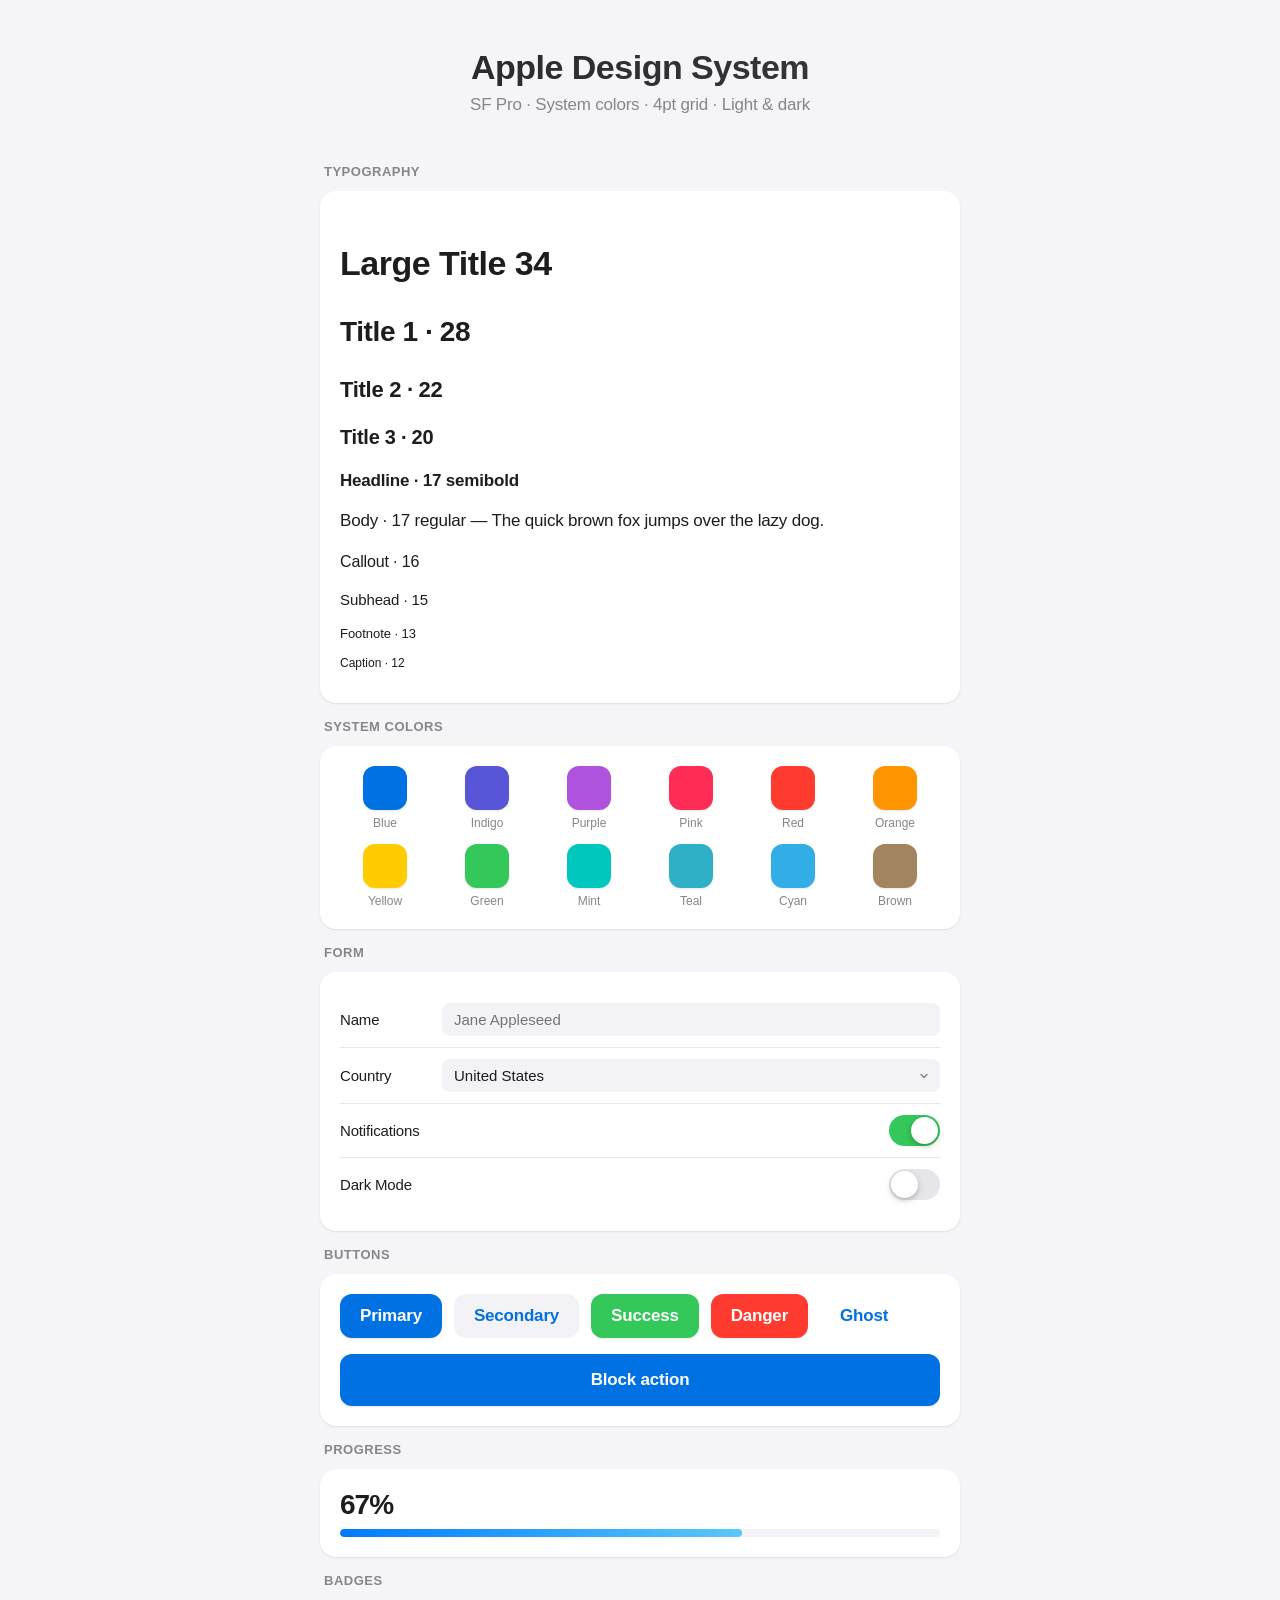
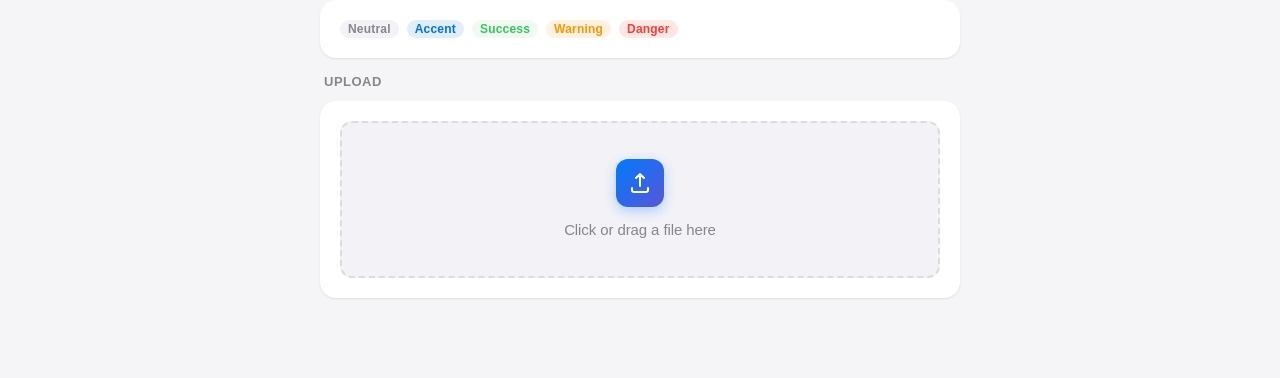
<file: design-system.html>
<!DOCTYPE html>
<html lang="en">
<head>
<meta charset="UTF-8">
<meta name="viewport" content="width=device-width, initial-scale=1">
<title>Apple Design System · Playground</title>
<link rel="stylesheet" href="apple-design-system.css">
</head>
<body>

<div class="apple-header">
    <h1>Apple Design System</h1>
    <p>SF Pro · System colors · 4pt grid · Light & dark</p>
</div>

<div class="apple-container">

    <!-- Typography -->
    <div class="apple-card-title">Typography</div>
    <div class="apple-card">
        <p class="apple-large-title">Large Title 34</p>
        <p class="apple-title-1">Title 1 · 28</p>
        <p class="apple-title-2">Title 2 · 22</p>
        <p class="apple-title-3">Title 3 · 20</p>
        <p class="apple-headline">Headline · 17 semibold</p>
        <p class="apple-body">Body · 17 regular — The quick brown fox jumps over the lazy dog.</p>
        <p class="apple-callout">Callout · 16</p>
        <p class="apple-subhead">Subhead · 15</p>
        <p class="apple-footnote">Footnote · 13</p>
        <p class="apple-caption">Caption · 12</p>
    </div>

    <!-- Colors -->
    <div class="apple-card-title">System Colors</div>
    <div class="apple-card">
        <div style="display:grid;grid-template-columns:repeat(6, 1fr);gap:12px;">
            <div style="text-align:center;">
                <div style="width:44px;height:44px;border-radius:12px;background:var(--apple-blue);margin:0 auto;box-shadow:var(--shadow-sm);"></div>
                <div class="apple-caption" style="margin-top:6px;color:var(--text-secondary);">Blue</div>
            </div>
            <div style="text-align:center;">
                <div style="width:44px;height:44px;border-radius:12px;background:var(--apple-indigo);margin:0 auto;box-shadow:var(--shadow-sm);"></div>
                <div class="apple-caption" style="margin-top:6px;color:var(--text-secondary);">Indigo</div>
            </div>
            <div style="text-align:center;">
                <div style="width:44px;height:44px;border-radius:12px;background:var(--apple-purple);margin:0 auto;box-shadow:var(--shadow-sm);"></div>
                <div class="apple-caption" style="margin-top:6px;color:var(--text-secondary);">Purple</div>
            </div>
            <div style="text-align:center;">
                <div style="width:44px;height:44px;border-radius:12px;background:var(--apple-pink);margin:0 auto;box-shadow:var(--shadow-sm);"></div>
                <div class="apple-caption" style="margin-top:6px;color:var(--text-secondary);">Pink</div>
            </div>
            <div style="text-align:center;">
                <div style="width:44px;height:44px;border-radius:12px;background:var(--apple-red);margin:0 auto;box-shadow:var(--shadow-sm);"></div>
                <div class="apple-caption" style="margin-top:6px;color:var(--text-secondary);">Red</div>
            </div>
            <div style="text-align:center;">
                <div style="width:44px;height:44px;border-radius:12px;background:var(--apple-orange);margin:0 auto;box-shadow:var(--shadow-sm);"></div>
                <div class="apple-caption" style="margin-top:6px;color:var(--text-secondary);">Orange</div>
            </div>
            <div style="text-align:center;">
                <div style="width:44px;height:44px;border-radius:12px;background:var(--apple-yellow);margin:0 auto;box-shadow:var(--shadow-sm);"></div>
                <div class="apple-caption" style="margin-top:6px;color:var(--text-secondary);">Yellow</div>
            </div>
            <div style="text-align:center;">
                <div style="width:44px;height:44px;border-radius:12px;background:var(--apple-green);margin:0 auto;box-shadow:var(--shadow-sm);"></div>
                <div class="apple-caption" style="margin-top:6px;color:var(--text-secondary);">Green</div>
            </div>
            <div style="text-align:center;">
                <div style="width:44px;height:44px;border-radius:12px;background:var(--apple-mint);margin:0 auto;box-shadow:var(--shadow-sm);"></div>
                <div class="apple-caption" style="margin-top:6px;color:var(--text-secondary);">Mint</div>
            </div>
            <div style="text-align:center;">
                <div style="width:44px;height:44px;border-radius:12px;background:var(--apple-teal);margin:0 auto;box-shadow:var(--shadow-sm);"></div>
                <div class="apple-caption" style="margin-top:6px;color:var(--text-secondary);">Teal</div>
            </div>
            <div style="text-align:center;">
                <div style="width:44px;height:44px;border-radius:12px;background:var(--apple-cyan);margin:0 auto;box-shadow:var(--shadow-sm);"></div>
                <div class="apple-caption" style="margin-top:6px;color:var(--text-secondary);">Cyan</div>
            </div>
            <div style="text-align:center;">
                <div style="width:44px;height:44px;border-radius:12px;background:var(--apple-brown);margin:0 auto;box-shadow:var(--shadow-sm);"></div>
                <div class="apple-caption" style="margin-top:6px;color:var(--text-secondary);">Brown</div>
            </div>
        </div>
    </div>

    <!-- Form -->
    <div class="apple-card-title">Form</div>
    <div class="apple-card">
        <div class="apple-form-row">
            <label>Name</label>
            <div class="apple-input-wrap">
                <input class="apple-input" type="text" placeholder="Jane Appleseed">
            </div>
        </div>
        <div class="apple-form-row">
            <label>Country</label>
            <div class="apple-input-wrap">
                <select class="apple-select">
                    <option>United States</option>
                    <option>United Kingdom</option>
                    <option>Japan</option>
                    <option>China</option>
                </select>
            </div>
        </div>
        <div class="apple-form-row">
            <label>Notifications</label>
            <div class="apple-input-wrap">
                <label class="apple-toggle">
                    <input type="checkbox" checked>
                    <span class="apple-toggle-slider"></span>
                </label>
            </div>
        </div>
        <div class="apple-form-row">
            <label>Dark Mode</label>
            <div class="apple-input-wrap">
                <label class="apple-toggle">
                    <input type="checkbox">
                    <span class="apple-toggle-slider"></span>
                </label>
            </div>
        </div>
    </div>

    <!-- Buttons -->
    <div class="apple-card-title">Buttons</div>
    <div class="apple-card">
        <div style="display:flex;flex-wrap:wrap;gap:12px;">
            <button class="apple-btn apple-btn-primary">Primary</button>
            <button class="apple-btn apple-btn-secondary">Secondary</button>
            <button class="apple-btn apple-btn-success">Success</button>
            <button class="apple-btn apple-btn-danger">Danger</button>
            <button class="apple-btn apple-btn-ghost">Ghost</button>
        </div>
        <div style="margin-top:16px;">
            <button class="apple-btn apple-btn-primary apple-btn-block">Block action</button>
        </div>
    </div>

    <!-- Progress -->
    <div class="apple-card-title">Progress</div>
    <div class="apple-card">
        <div class="apple-progress-pct">67%</div>
        <div class="apple-progress" style="margin-top:8px;">
            <div class="apple-progress-fill" style="width:67%"></div>
        </div>
    </div>

    <!-- Badges -->
    <div class="apple-card-title">Badges</div>
    <div class="apple-card">
        <div style="display:flex;flex-wrap:wrap;gap:8px;">
            <span class="apple-badge apple-badge-neutral">Neutral</span>
            <span class="apple-badge apple-badge-accent">Accent</span>
            <span class="apple-badge apple-badge-success">Success</span>
            <span class="apple-badge apple-badge-warning">Warning</span>
            <span class="apple-badge apple-badge-danger">Danger</span>
        </div>
    </div>

    <!-- Dropzone -->
    <div class="apple-card-title">Upload</div>
    <div class="apple-card">
        <div class="apple-dropzone" id="dropzone">
            <div class="apple-dropzone-icon">
                <svg width="24" height="24" fill="none" viewBox="0 0 24 24">
                    <path d="M12 3v12m0-12L8 7m4-4l4 4" stroke="white" stroke-width="2" stroke-linecap="round" stroke-linejoin="round"/>
                    <path d="M4 17v2a2 2 0 002 2h12a2 2 0 002-2v-2" stroke="white" stroke-width="2" stroke-linecap="round"/>
                </svg>
            </div>
            <div class="apple-subhead" style="color:var(--text-secondary);">Click or drag a file here</div>
        </div>
    </div>

</div>

<script>
// Toggle is-active class on dropzone click to demo the state
document.getElementById('dropzone').addEventListener('click', function () {
    this.classList.toggle('is-active');
});
</script>
</body>
</html>
</file>
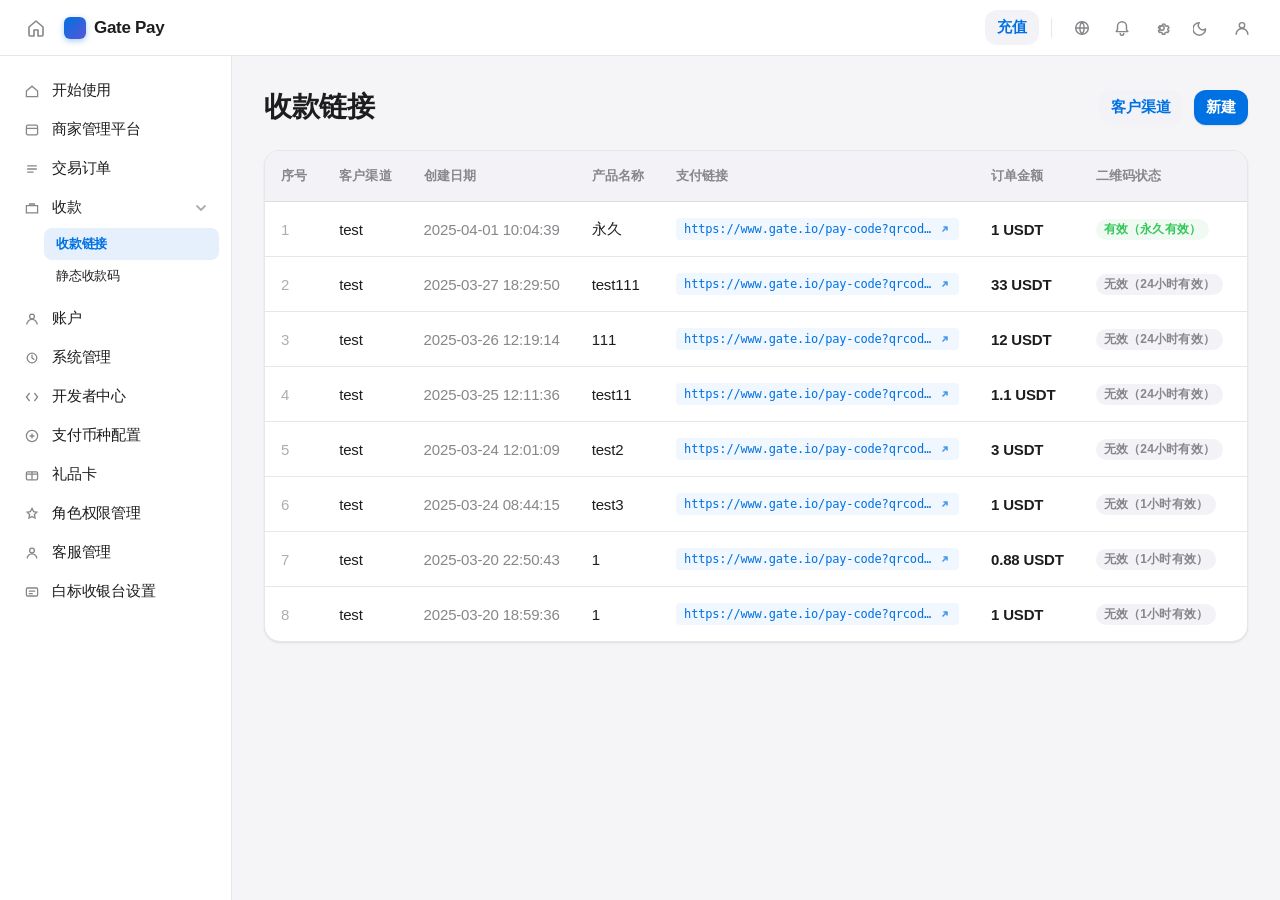
<file: gate-pay-payment-links.html>
<!doctype html>
<html lang="zh-CN" class="apple-light">
<head>
    <meta charset="utf-8">
    <meta name="viewport" content="width=device-width,initial-scale=1">
    <title>收款链接 · Gate Pay</title>
    <link rel="stylesheet" href="apple-design-system.css">
    <style>
        /* =========================================================
         * Page-only layout glue.
         * All visual primitives (colors, type, radius, shadow,
         * buttons, badges, inputs) come from apple-design-system.css.
         * ========================================================= */
        body {
            background: var(--bg-primary);
            color: var(--text-primary);
            min-height: 100vh;
        }

        /* ---- App shell -------------------------------------------------- */
        .app {
            display: grid;
            grid-template-columns: 232px 1fr;
            grid-template-rows: 56px 1fr;
            grid-template-areas:
                "topbar  topbar"
                "sidebar main";
            min-height: 100vh;
        }

        /* ---- Top bar ---------------------------------------------------- */
        .topbar {
            grid-area: topbar;
            display: flex;
            align-items: center;
            justify-content: space-between;
            padding: 0 var(--space-5);
            background: var(--bg-secondary);
            border-bottom: 0.5px solid var(--separator);
            backdrop-filter: saturate(180%) blur(20px);
            -webkit-backdrop-filter: saturate(180%) blur(20px);
            position: sticky;
            top: 0;
            z-index: 10;
        }
        .topbar-left {
            display: flex;
            align-items: center;
            gap: var(--space-3);
        }
        .topbar-home {
            width: 32px; height: 32px;
            border-radius: var(--radius-sm);
            display: inline-flex; align-items: center; justify-content: center;
            color: var(--text-secondary);
            background: transparent;
            border: none;
            cursor: pointer;
            transition: background var(--duration-fast) var(--ease-standard);
        }
        .topbar-home:hover { background: var(--bg-tertiary); color: var(--text-primary); }
        .brand {
            display: flex; align-items: center; gap: var(--space-2);
            font-size: var(--text-headline);
            font-weight: var(--weight-semibold);
            color: var(--text-primary);
            letter-spacing: -0.3px;
        }
        .brand-mark {
            width: 22px; height: 22px;
            border-radius: 6px;
            background: linear-gradient(135deg, var(--apple-blue), var(--apple-indigo));
            box-shadow: 0 2px 6px rgba(0, 113, 227, 0.35);
        }
        .topbar-right {
            display: flex;
            align-items: center;
            gap: var(--space-1);
        }
        .icon-btn {
            width: 36px; height: 36px;
            border-radius: var(--radius-sm);
            display: inline-flex; align-items: center; justify-content: center;
            background: transparent; border: none;
            color: var(--text-secondary);
            cursor: pointer;
            transition: background var(--duration-fast) var(--ease-standard),
                        color var(--duration-fast) var(--ease-standard);
        }
        .icon-btn:hover { background: var(--bg-tertiary); color: var(--text-primary); }
        .icon-btn svg { width: 18px; height: 18px; }
        .topbar-divider {
            width: 1px; height: 20px;
            background: var(--separator);
            margin: 0 var(--space-2);
        }

        /* ---- Sidebar ---------------------------------------------------- */
        .sidebar {
            grid-area: sidebar;
            background: var(--bg-secondary);
            border-right: 0.5px solid var(--separator);
            padding: var(--space-4) var(--space-3);
            overflow-y: auto;
        }
        .nav { list-style: none; margin: 0; padding: 0; }
        .nav-item { margin-bottom: 2px; }
        .nav-link {
            display: flex;
            align-items: center;
            gap: var(--space-3);
            padding: 9px var(--space-3);
            border-radius: var(--radius-sm);
            color: var(--text-primary);
            font-size: var(--text-subhead);
            font-weight: var(--weight-regular);
            text-decoration: none;
            cursor: pointer;
            transition: background var(--duration-fast) var(--ease-standard),
                        color var(--duration-fast) var(--ease-standard);
            user-select: none;
        }
        .nav-link svg { width: 16px; height: 16px; flex-shrink: 0; color: var(--text-secondary); }
        .nav-link:hover { background: var(--bg-tertiary); }
        .nav-link.is-active {
            background: rgba(0, 113, 227, 0.10);
            color: var(--accent);
            font-weight: var(--weight-semibold);
        }
        .nav-link.is-active svg { color: var(--accent); }
        .nav-group-toggle {
            display: flex;
            align-items: center;
            gap: var(--space-3);
            padding: 9px var(--space-3);
            border-radius: var(--radius-sm);
            color: var(--text-primary);
            font-size: var(--text-subhead);
            font-weight: var(--weight-medium);
            cursor: pointer;
        }
        .nav-group-toggle svg.lead { width: 16px; height: 16px; color: var(--text-secondary); }
        .nav-group-toggle .chev { margin-left: auto; width: 12px; height: 12px; color: var(--text-tertiary); transform: rotate(90deg); }
        .nav-group-toggle:hover { background: var(--bg-tertiary); }
        .nav-sub {
            list-style: none;
            margin: 2px 0 var(--space-2) 0;
            padding: 0 0 0 var(--space-7);
        }
        .nav-sub .nav-link { font-size: var(--text-footnote); padding: 7px var(--space-3); }

        /* ---- Main ------------------------------------------------------- */
        .main {
            grid-area: main;
            padding: var(--space-7) var(--space-7) var(--space-9);
            max-width: 100%;
            overflow-x: auto;
        }
        .page-head {
            display: flex;
            align-items: center;
            justify-content: space-between;
            margin-bottom: var(--space-6);
        }
        .page-head h1 {
            margin: 0;
            font-size: var(--text-title-1);
            font-weight: var(--weight-bold);
            letter-spacing: -0.4px;
            color: var(--text-primary);
        }
        .page-actions { display: flex; gap: var(--space-3); }

        /* ---- Table card ------------------------------------------------- */
        .table-card {
            background: var(--bg-secondary);
            border-radius: var(--radius-lg);
            box-shadow: var(--shadow-sm);
            border: 0.5px solid var(--separator);
            overflow: hidden;
        }
        table.apple-table {
            width: 100%;
            border-collapse: collapse;
            font-size: var(--text-subhead);
            color: var(--text-primary);
        }
        .apple-table thead th {
            text-align: left;
            padding: var(--space-4) var(--space-4);
            font-size: var(--text-footnote);
            font-weight: var(--weight-semibold);
            color: var(--text-secondary);
            letter-spacing: 0.1px;
            background: var(--bg-tertiary);
            border-bottom: 0.5px solid var(--separator);
            white-space: nowrap;
        }
        .apple-table tbody td {
            padding: var(--space-4) var(--space-4);
            border-bottom: 0.5px solid var(--separator);
            vertical-align: middle;
            white-space: nowrap;
        }
        .apple-table tbody tr:last-child td { border-bottom: none; }
        .apple-table tbody tr {
            transition: background var(--duration-fast) var(--ease-standard);
        }
        .apple-table tbody tr:hover { background: var(--bg-tertiary); }

        .col-index { color: var(--text-tertiary); font-variant-numeric: tabular-nums; width: 48px; }
        .col-amount { font-variant-numeric: tabular-nums; font-weight: var(--weight-semibold); }
        .col-date { color: var(--text-secondary); font-variant-numeric: tabular-nums; }
        .col-actions { text-align: right; }

        .pay-link {
            display: inline-flex;
            align-items: center;
            gap: var(--space-2);
            color: var(--accent);
            font-family: var(--font-mono);
            font-size: var(--text-caption-1);
            text-decoration: none;
            padding: 4px 8px;
            border-radius: var(--radius-xs);
            background: rgba(0, 113, 227, 0.06);
            transition: background var(--duration-fast) var(--ease-standard);
        }
        .pay-link:hover { background: rgba(0, 113, 227, 0.12); }
        .pay-link svg { width: 12px; height: 12px; opacity: 0.7; }

        .pay-btn-cell { color: var(--text-tertiary); }
        .pay-btn-arrow { color: var(--apple-red); margin-left: 4px; }

        .row-action {
            background: none;
            border: none;
            padding: 0;
            font-size: var(--text-subhead);
            font-weight: var(--weight-regular);
            cursor: pointer;
            transition: opacity var(--duration-fast) var(--ease-standard);
        }
        .row-action + .row-action { margin-left: var(--space-4); }
        .row-action:hover { opacity: 0.7; }
        .row-action.is-link { color: var(--accent); }
        .row-action.is-danger { color: var(--danger); }

        /* ---- Responsive ------------------------------------------------ */
        @media (max-width: 900px) {
            .app { grid-template-columns: 64px 1fr; }
            .sidebar { padding: var(--space-3) var(--space-2); }
            .nav-link span, .nav-group-toggle span, .nav-sub { display: none; }
            .nav-link, .nav-group-toggle { justify-content: center; }
        }
    </style>
</head>
<body>
    <div class="app">

        <!-- ============================================================
             TOP BAR
             ============================================================ -->
        <header class="topbar">
            <div class="topbar-left">
                <button class="topbar-home" aria-label="首页">
                    <svg viewBox="0 0 20 20" fill="none" stroke="currentColor" stroke-width="1.6" stroke-linecap="round" stroke-linejoin="round">
                        <path d="M3 9l7-6 7 6v8a1 1 0 0 1-1 1h-4v-6H8v6H4a1 1 0 0 1-1-1z"/>
                    </svg>
                </button>
                <div class="brand">
                    <span class="brand-mark"></span>
                    Gate Pay
                </div>
            </div>
            <div class="topbar-right">
                <button class="apple-btn apple-btn-secondary apple-btn-sm">充值</button>
                <span class="topbar-divider"></span>
                <button class="icon-btn" aria-label="语言">
                    <svg viewBox="0 0 20 20" fill="none" stroke="currentColor" stroke-width="1.6" stroke-linecap="round" stroke-linejoin="round">
                        <circle cx="10" cy="10" r="7"/><path d="M3 10h14M10 3a11 11 0 0 1 0 14M10 3a11 11 0 0 0 0 14"/>
                    </svg>
                </button>
                <button class="icon-btn" aria-label="通知">
                    <svg viewBox="0 0 20 20" fill="none" stroke="currentColor" stroke-width="1.6" stroke-linecap="round" stroke-linejoin="round">
                        <path d="M5 8a5 5 0 0 1 10 0v4l1.5 2H3.5L5 12z"/><path d="M8 16a2 2 0 0 0 4 0"/>
                    </svg>
                </button>
                <button class="icon-btn" aria-label="设置">
                    <svg viewBox="0 0 20 20" fill="none" stroke="currentColor" stroke-width="1.6" stroke-linecap="round" stroke-linejoin="round">
                        <circle cx="10" cy="10" r="2.4"/><path d="M16.4 12.2l1.3.7-1.3 2.2-1.4-.5a6 6 0 0 1-1.6.9l-.3 1.5h-2.6l-.3-1.5a6 6 0 0 1-1.6-.9l-1.4.5L6 13l1.3-.7a6 6 0 0 1 0-1.7L6 9.9l1.3-2.3 1.4.6a6 6 0 0 1 1.6-1l.3-1.5h2.6l.3 1.5a6 6 0 0 1 1.6 1l1.4-.6 1.3 2.3-1.3.7a6 6 0 0 1 0 1.7z"/>
                    </svg>
                </button>
                <button class="icon-btn" aria-label="主题">
                    <svg viewBox="0 0 20 20" fill="none" stroke="currentColor" stroke-width="1.6" stroke-linecap="round" stroke-linejoin="round">
                        <path d="M14 11a5 5 0 0 1-7-7 7 7 0 1 0 7 7z"/>
                    </svg>
                </button>
                <button class="icon-btn" aria-label="账户">
                    <svg viewBox="0 0 20 20" fill="none" stroke="currentColor" stroke-width="1.6" stroke-linecap="round" stroke-linejoin="round">
                        <circle cx="10" cy="7" r="3"/><path d="M3.5 17a6.5 6.5 0 0 1 13 0"/>
                    </svg>
                </button>
            </div>
        </header>

        <!-- ============================================================
             SIDEBAR
             ============================================================ -->
        <aside class="sidebar">
            <ul class="nav">
                <li class="nav-item"><a class="nav-link"><svg viewBox="0 0 20 20" fill="none" stroke="currentColor" stroke-width="1.6"><path d="M3 10l7-6 7 6v7H3z"/></svg><span>开始使用</span></a></li>
                <li class="nav-item"><a class="nav-link"><svg viewBox="0 0 20 20" fill="none" stroke="currentColor" stroke-width="1.6"><rect x="3" y="4" width="14" height="12" rx="2"/><path d="M3 8h14"/></svg><span>商家管理平台</span></a></li>
                <li class="nav-item"><a class="nav-link"><svg viewBox="0 0 20 20" fill="none" stroke="currentColor" stroke-width="1.6"><path d="M4 6h12M4 10h12M4 14h8"/></svg><span>交易订单</span></a></li>

                <li class="nav-item">
                    <div class="nav-group-toggle">
                        <svg class="lead" viewBox="0 0 20 20" fill="none" stroke="currentColor" stroke-width="1.6"><path d="M3 7h14v9H3z"/><path d="M7 7V5h6v2"/></svg>
                        <span>收款</span>
                        <svg class="chev" viewBox="0 0 12 12" fill="none" stroke="currentColor" stroke-width="1.8" stroke-linecap="round" stroke-linejoin="round"><path d="M4 2l4 4-4 4"/></svg>
                    </div>
                    <ul class="nav-sub">
                        <li><a class="nav-link is-active"><span>收款链接</span></a></li>
                        <li><a class="nav-link"><span>静态收款码</span></a></li>
                    </ul>
                </li>

                <li class="nav-item"><a class="nav-link"><svg viewBox="0 0 20 20" fill="none" stroke="currentColor" stroke-width="1.6"><circle cx="10" cy="7" r="3"/><path d="M3.5 17a6.5 6.5 0 0 1 13 0"/></svg><span>账户</span></a></li>
                <li class="nav-item"><a class="nav-link"><svg viewBox="0 0 20 20" fill="none" stroke="currentColor" stroke-width="1.6"><circle cx="10" cy="10" r="6"/><path d="M10 6v4l3 2"/></svg><span>系统管理</span></a></li>
                <li class="nav-item"><a class="nav-link"><svg viewBox="0 0 20 20" fill="none" stroke="currentColor" stroke-width="1.6"><path d="M7 5l-4 5 4 5M13 5l4 5-4 5"/></svg><span>开发者中心</span></a></li>
                <li class="nav-item"><a class="nav-link"><svg viewBox="0 0 20 20" fill="none" stroke="currentColor" stroke-width="1.6"><circle cx="10" cy="10" r="7"/><path d="M7 10h6M10 7v6"/></svg><span>支付币种配置</span></a></li>
                <li class="nav-item"><a class="nav-link"><svg viewBox="0 0 20 20" fill="none" stroke="currentColor" stroke-width="1.6"><rect x="3" y="6" width="14" height="10" rx="1.5"/><path d="M3 9h14M10 6v10"/></svg><span>礼品卡</span></a></li>
                <li class="nav-item"><a class="nav-link"><svg viewBox="0 0 20 20" fill="none" stroke="currentColor" stroke-width="1.6"><path d="M10 3l2 4 4 .6-3 3 .8 4.4L10 13l-3.8 2 .8-4.4-3-3L8 7z"/></svg><span>角色权限管理</span></a></li>
                <li class="nav-item"><a class="nav-link"><svg viewBox="0 0 20 20" fill="none" stroke="currentColor" stroke-width="1.6"><circle cx="10" cy="7" r="3"/><path d="M4 17a6 6 0 0 1 12 0"/></svg><span>客服管理</span></a></li>
                <li class="nav-item"><a class="nav-link"><svg viewBox="0 0 20 20" fill="none" stroke="currentColor" stroke-width="1.6"><rect x="3" y="5" width="14" height="10" rx="1.5"/><path d="M6 9h8M6 12h5"/></svg><span>白标收银台设置</span></a></li>
            </ul>
        </aside>

        <!-- ============================================================
             MAIN
             ============================================================ -->
        <main class="main">
            <div class="page-head">
                <h1>收款链接</h1>
                <div class="page-actions">
                    <button class="apple-btn apple-btn-secondary apple-btn-sm">客户渠道</button>
                    <button class="apple-btn apple-btn-primary apple-btn-sm">新建</button>
                </div>
            </div>

            <div class="table-card">
                <table class="apple-table">
                    <thead>
                        <tr>
                            <th class="col-index">序号</th>
                            <th>客户渠道</th>
                            <th>创建日期</th>
                            <th>产品名称</th>
                            <th>支付链接</th>
                            <th>订单金额</th>
                            <th>二维码状态</th>
                            <th>付款按钮</th>
                            <th class="col-actions">操作</th>
                        </tr>
                    </thead>
                    <tbody>
                        <tr>
                            <td class="col-index">1</td>
                            <td>test</td>
                            <td class="col-date">2025-04-01 10:04:39</td>
                            <td>永久</td>
                            <td><a class="pay-link" href="#">https://www.gate.io/pay-code?qrcod… <svg viewBox="0 0 12 12" fill="none" stroke="currentColor" stroke-width="1.6" stroke-linecap="round" stroke-linejoin="round"><path d="M4 8L8 4M5 4h3v3"/></svg></a></td>
                            <td class="col-amount">1 USDT</td>
                            <td><span class="apple-badge apple-badge-success">有效（永久有效）</span></td>
                            <td class="pay-btn-cell">— <span class="pay-btn-arrow">↗</span></td>
                            <td class="col-actions">
                                <button class="row-action is-link">查看二维码</button>
                                <button class="row-action is-danger">删除</button>
                            </td>
                        </tr>

                        <tr>
                            <td class="col-index">2</td>
                            <td>test</td>
                            <td class="col-date">2025-03-27 18:29:50</td>
                            <td>test111</td>
                            <td><a class="pay-link" href="#">https://www.gate.io/pay-code?qrcod… <svg viewBox="0 0 12 12" fill="none" stroke="currentColor" stroke-width="1.6" stroke-linecap="round" stroke-linejoin="round"><path d="M4 8L8 4M5 4h3v3"/></svg></a></td>
                            <td class="col-amount">33 USDT</td>
                            <td><span class="apple-badge apple-badge-neutral">无效（24小时有效）</span></td>
                            <td class="pay-btn-cell">—</td>
                            <td class="col-actions">
                                <button class="row-action is-link">查看二维码</button>
                                <button class="row-action is-danger">删除</button>
                            </td>
                        </tr>

                        <tr>
                            <td class="col-index">3</td>
                            <td>test</td>
                            <td class="col-date">2025-03-26 12:19:14</td>
                            <td>111</td>
                            <td><a class="pay-link" href="#">https://www.gate.io/pay-code?qrcod… <svg viewBox="0 0 12 12" fill="none" stroke="currentColor" stroke-width="1.6" stroke-linecap="round" stroke-linejoin="round"><path d="M4 8L8 4M5 4h3v3"/></svg></a></td>
                            <td class="col-amount">12 USDT</td>
                            <td><span class="apple-badge apple-badge-neutral">无效（24小时有效）</span></td>
                            <td class="pay-btn-cell">—</td>
                            <td class="col-actions">
                                <button class="row-action is-link">查看二维码</button>
                                <button class="row-action is-danger">删除</button>
                            </td>
                        </tr>

                        <tr>
                            <td class="col-index">4</td>
                            <td>test</td>
                            <td class="col-date">2025-03-25 12:11:36</td>
                            <td>test11</td>
                            <td><a class="pay-link" href="#">https://www.gate.io/pay-code?qrcod… <svg viewBox="0 0 12 12" fill="none" stroke="currentColor" stroke-width="1.6" stroke-linecap="round" stroke-linejoin="round"><path d="M4 8L8 4M5 4h3v3"/></svg></a></td>
                            <td class="col-amount">1.1 USDT</td>
                            <td><span class="apple-badge apple-badge-neutral">无效（24小时有效）</span></td>
                            <td class="pay-btn-cell">—</td>
                            <td class="col-actions">
                                <button class="row-action is-link">查看二维码</button>
                                <button class="row-action is-danger">删除</button>
                            </td>
                        </tr>

                        <tr>
                            <td class="col-index">5</td>
                            <td>test</td>
                            <td class="col-date">2025-03-24 12:01:09</td>
                            <td>test2</td>
                            <td><a class="pay-link" href="#">https://www.gate.io/pay-code?qrcod… <svg viewBox="0 0 12 12" fill="none" stroke="currentColor" stroke-width="1.6" stroke-linecap="round" stroke-linejoin="round"><path d="M4 8L8 4M5 4h3v3"/></svg></a></td>
                            <td class="col-amount">3 USDT</td>
                            <td><span class="apple-badge apple-badge-neutral">无效（24小时有效）</span></td>
                            <td class="pay-btn-cell">—</td>
                            <td class="col-actions">
                                <button class="row-action is-link">查看二维码</button>
                                <button class="row-action is-danger">删除</button>
                            </td>
                        </tr>

                        <tr>
                            <td class="col-index">6</td>
                            <td>test</td>
                            <td class="col-date">2025-03-24 08:44:15</td>
                            <td>test3</td>
                            <td><a class="pay-link" href="#">https://www.gate.io/pay-code?qrcod… <svg viewBox="0 0 12 12" fill="none" stroke="currentColor" stroke-width="1.6" stroke-linecap="round" stroke-linejoin="round"><path d="M4 8L8 4M5 4h3v3"/></svg></a></td>
                            <td class="col-amount">1 USDT</td>
                            <td><span class="apple-badge apple-badge-neutral">无效（1小时有效）</span></td>
                            <td class="pay-btn-cell">—</td>
                            <td class="col-actions">
                                <button class="row-action is-link">查看二维码</button>
                                <button class="row-action is-danger">删除</button>
                            </td>
                        </tr>

                        <tr>
                            <td class="col-index">7</td>
                            <td>test</td>
                            <td class="col-date">2025-03-20 22:50:43</td>
                            <td>1</td>
                            <td><a class="pay-link" href="#">https://www.gate.io/pay-code?qrcod… <svg viewBox="0 0 12 12" fill="none" stroke="currentColor" stroke-width="1.6" stroke-linecap="round" stroke-linejoin="round"><path d="M4 8L8 4M5 4h3v3"/></svg></a></td>
                            <td class="col-amount">0.88 USDT</td>
                            <td><span class="apple-badge apple-badge-neutral">无效（1小时有效）</span></td>
                            <td class="pay-btn-cell">—</td>
                            <td class="col-actions">
                                <button class="row-action is-link">查看二维码</button>
                                <button class="row-action is-danger">删除</button>
                            </td>
                        </tr>

                        <tr>
                            <td class="col-index">8</td>
                            <td>test</td>
                            <td class="col-date">2025-03-20 18:59:36</td>
                            <td>1</td>
                            <td><a class="pay-link" href="#">https://www.gate.io/pay-code?qrcod… <svg viewBox="0 0 12 12" fill="none" stroke="currentColor" stroke-width="1.6" stroke-linecap="round" stroke-linejoin="round"><path d="M4 8L8 4M5 4h3v3"/></svg></a></td>
                            <td class="col-amount">1 USDT</td>
                            <td><span class="apple-badge apple-badge-neutral">无效（1小时有效）</span></td>
                            <td class="pay-btn-cell">—</td>
                            <td class="col-actions">
                                <button class="row-action is-link">查看二维码</button>
                                <button class="row-action is-danger">删除</button>
                            </td>
                        </tr>
                    </tbody>
                </table>
            </div>
        </main>
    </div>
</body>
</html>
</file>
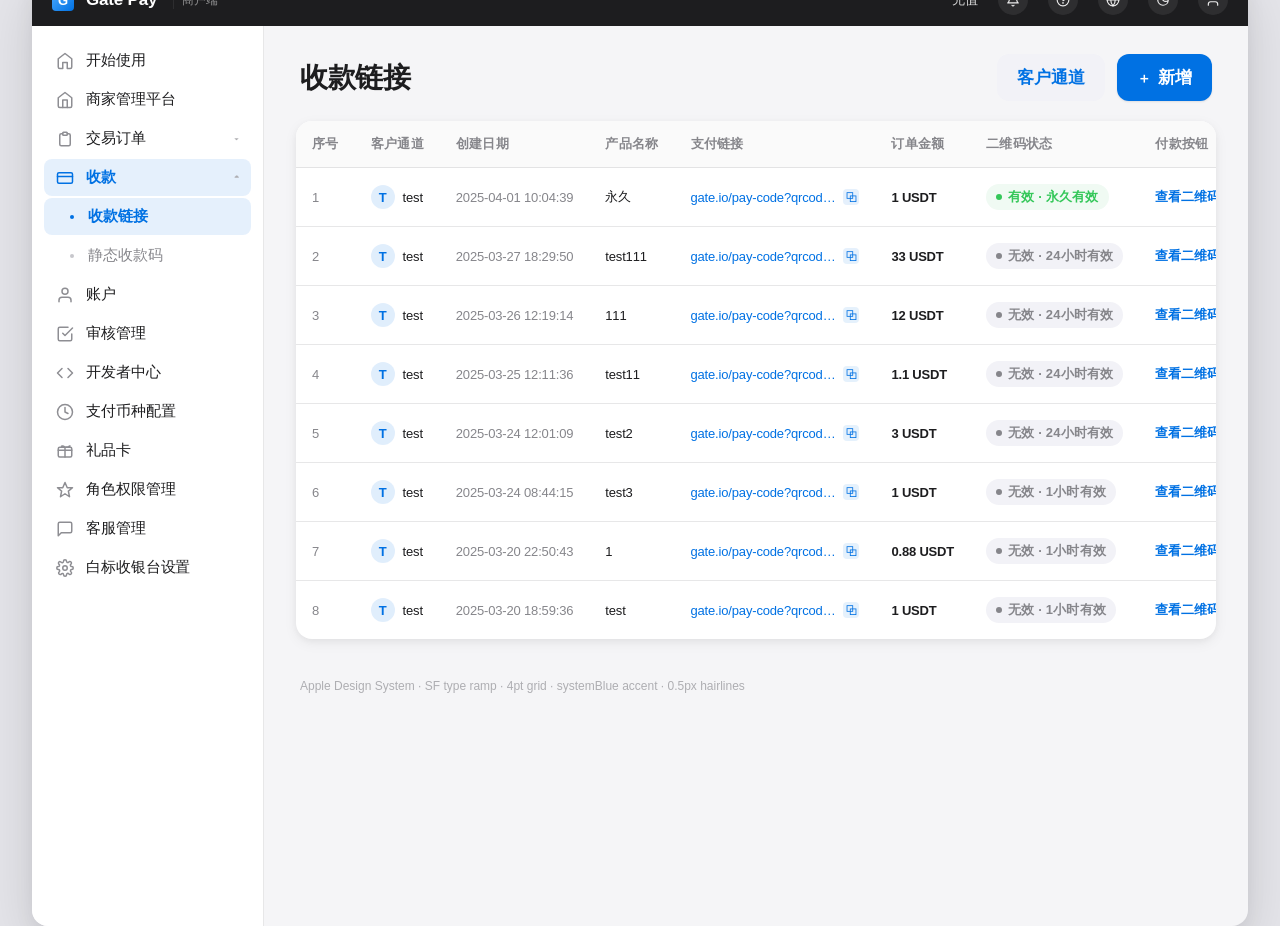
<file: payment-links.html>
<!DOCTYPE html>
<html lang="zh-CN">
<head>
<meta charset="UTF-8">
<meta name="viewport" content="width=device-width, initial-scale=1">
<title>Gate Pay · 收款链接（Apple Design）</title>
<link rel="stylesheet" href="apple-design-system.css">
<style>
    /* =========================================================
     * Page-specific styles built entirely on apple-design-system
     * tokens (colors, spacing, radius, shadows, typography).
     * ========================================================= */
    html, body { height: 100%; }
    body {
        background: var(--apple-gray-5);
        display: flex;
        align-items: center;
        justify-content: center;
        padding: var(--space-7);
    }

    .gp-shell {
        width: 1440px;
        max-width: 100%;
        background: var(--bg-primary);
        border-radius: var(--radius-lg);
        box-shadow: var(--shadow-xl);
        overflow: hidden;
        display: flex;
        flex-direction: column;
    }

    /* ---------- Top bar ---------- */
    .gp-topbar {
        display: flex;
        align-items: center;
        justify-content: space-between;
        height: 52px;
        padding: 0 var(--space-5);
        background: var(--text-primary); /* #1d1d1f */
        color: #fff;
    }
    .gp-logo {
        display: flex;
        align-items: center;
        gap: var(--space-3);
        font-weight: var(--weight-semibold);
        font-size: var(--text-headline);
        letter-spacing: -0.2px;
    }
    .gp-logo-mark {
        width: 22px; height: 22px;
        border-radius: var(--radius-xs);
        background: linear-gradient(135deg, #4facff, #0071e3);
        display: inline-flex;
        align-items: center;
        justify-content: center;
        color: #fff;
        font-size: 13px;
        font-weight: var(--weight-bold);
    }
    .gp-logo small {
        opacity: .5;
        font-weight: var(--weight-regular);
        font-size: var(--text-caption-1);
        padding-left: var(--space-2);
        border-left: 1px solid rgba(255,255,255,.15);
        margin-left: var(--space-1);
    }
    .gp-topbar-right {
        display: flex;
        align-items: center;
        gap: var(--space-5);
        color: rgba(255,255,255,.85);
        font-size: var(--text-footnote);
    }
    .gp-topbar-right .gp-icon-btn {
        width: 30px; height: 30px;
        border-radius: 50%;
        background: rgba(255,255,255,.08);
        display: inline-flex;
        align-items: center;
        justify-content: center;
        cursor: pointer;
        transition: background var(--duration-fast) var(--ease-standard);
        color: rgba(255,255,255,.9);
    }
    .gp-topbar-right .gp-icon-btn:hover { background: rgba(255,255,255,.16); }

    /* ---------- Body row ---------- */
    .gp-body {
        display: flex;
        min-height: 900px;
    }

    /* ---------- Sidebar ---------- */
    .gp-sidebar {
        width: 232px;
        flex-shrink: 0;
        background: var(--bg-secondary);
        padding: var(--space-4) var(--space-3);
        border-right: 0.5px solid var(--separator);
        display: flex;
        flex-direction: column;
        gap: 2px;
    }
    .gp-nav {
        display: flex;
        align-items: center;
        gap: var(--space-3);
        padding: 9px 12px;
        border-radius: var(--radius-sm);
        font-size: var(--text-subhead);
        color: var(--text-primary);
        cursor: pointer;
        text-decoration: none;
        letter-spacing: -0.1px;
        transition: background var(--duration-fast) var(--ease-standard);
    }
    .gp-nav:not(.gp-active):hover { background: var(--bg-tertiary); }
    .gp-nav.gp-active { cursor: default; }
    .gp-nav svg { width: 18px; height: 18px; flex: 0 0 18px; color: var(--apple-gray-1); }
    .gp-nav .gp-chevron {
        margin-left: auto;
        color: var(--apple-gray-2);
        font-size: 10px;
        transition: transform var(--duration-base) var(--ease-standard);
    }
    .gp-nav.gp-open .gp-chevron { transform: rotate(180deg); }

    .gp-nav.gp-child {
        padding-left: 44px;
        font-size: var(--text-subhead);
        color: var(--text-secondary);
        position: relative;
    }
    .gp-nav.gp-child::before {
        content: "";
        position: absolute;
        left: 26px; top: 50%;
        width: 4px; height: 4px;
        border-radius: 50%;
        background: var(--apple-gray-3);
        transform: translateY(-50%);
    }

    .gp-nav.gp-active {
        background: rgba(0, 113, 227, 0.10);
        color: var(--accent);
        font-weight: var(--weight-semibold);
    }
    .gp-nav.gp-active svg { color: var(--accent); }
    .gp-nav.gp-child.gp-active { color: var(--accent); }
    .gp-nav.gp-child.gp-active::before { background: var(--accent); }

    /* ---------- Content area ---------- */
    .gp-content {
        flex: 1;
        padding: var(--space-6) var(--space-7) var(--space-7);
        display: flex;
        flex-direction: column;
        gap: var(--space-5);
        min-width: 0;
    }

    .gp-page-head {
        display: flex;
        align-items: center;
        justify-content: space-between;
        padding: var(--space-1) var(--space-1) 0;
    }
    .gp-page-head h1 {
        margin: 0;
        font-size: var(--text-title-1);
        font-weight: var(--weight-bold);
        letter-spacing: -0.4px;
        color: var(--text-primary);
    }
    .gp-actions {
        display: flex;
        align-items: center;
        gap: var(--space-3);
    }

    /* ---------- Table card ---------- */
    .gp-table-card {
        background: var(--bg-secondary);
        border-radius: var(--radius-lg);
        box-shadow: var(--shadow-md);
        overflow: hidden;
    }
    .gp-table {
        width: 100%;
        border-collapse: collapse;
        font-size: var(--text-footnote); /* unified 13px */
        color: var(--text-primary);
    }
    /* Force every piece of text inside the table to a single size */
    .gp-table th,
    .gp-table td,
    .gp-table a,
    .gp-table button,
    .gp-table span {
        font-size: var(--text-footnote);
    }
    .gp-table thead th {
        font-weight: var(--weight-semibold);
        color: var(--text-secondary);
        text-transform: uppercase;
        letter-spacing: 0.3px;
        text-align: left;
        padding: 14px 16px;
        background: #fafafa;
        border-bottom: 0.5px solid var(--separator);
        white-space: nowrap;
    }
    .gp-table tbody td {
        padding: 16px;
        border-bottom: 0.5px solid var(--separator);
        vertical-align: middle;
        white-space: nowrap;
    }
    .gp-table tbody tr:last-child td { border-bottom: none; }
    .gp-table tbody tr {
        transition: background var(--duration-fast) var(--ease-standard);
    }
    .gp-table tbody tr:hover { background: #fbfbfd; }

    .gp-index {
        color: var(--text-secondary);
        font-variant-numeric: tabular-nums;
        font-weight: var(--weight-medium);
    }
    .gp-channel {
        display: inline-flex;
        align-items: center;
        gap: var(--space-2);
    }
    .gp-avatar {
        width: 24px; height: 24px;
        border-radius: 50%;
        background: rgba(0, 113, 227, 0.12);
        color: var(--accent);
        font-size: 11px;
        font-weight: var(--weight-semibold);
        display: inline-flex;
        align-items: center;
        justify-content: center;
    }
    .gp-date {
        color: var(--text-secondary);
        font-variant-numeric: tabular-nums;
        font-size: var(--text-footnote);
    }
    .gp-amount {
        font-weight: var(--weight-semibold);
        letter-spacing: -0.2px;
        font-variant-numeric: tabular-nums;
    }
    .gp-link {
        display: inline-flex;
        align-items: center;
        gap: var(--space-2);
        color: var(--accent);
        font-weight: var(--weight-medium);
        text-decoration: none;
        font-size: var(--text-footnote);
    }
    .gp-link .gp-copy {
        width: 16px; height: 16px;
        border-radius: var(--radius-xs);
        background: rgba(0, 113, 227, 0.10);
        display: inline-flex;
        align-items: center;
        justify-content: center;
        color: var(--accent);
    }
    .gp-link:hover { color: var(--accent-hover); }

    .gp-action {
        background: none; border: none; padding: 0;
        font: inherit; cursor: pointer;
        color: var(--accent);
        font-weight: var(--weight-semibold);
        font-size: var(--text-footnote);
        transition: opacity var(--duration-fast) var(--ease-standard);
    }
    .gp-action:hover { opacity: .72; }
    .gp-action-danger { color: var(--danger); }

    /* Badge tweaks to mirror iOS status pill */
    .gp-table .apple-badge {
        padding: 4px 10px;
        gap: 6px;
    }
    .gp-table .apple-badge::before {
        content: "";
        width: 6px; height: 6px;
        border-radius: 50%;
        background: currentColor;
        display: inline-block;
    }

    .gp-footer-note {
        color: var(--text-tertiary);
        font-size: var(--text-caption-1);
        padding: var(--space-2) var(--space-1) 0;
        letter-spacing: 0;
    }

    /* ---------- Responsive (phone preview) ---------- */
    @media (max-width: 1100px) {
        body { padding: var(--space-4); }
        .gp-shell { width: 100%; }
        .gp-body { flex-direction: column; min-height: 0; }
        .gp-sidebar {
            width: 100%;
            flex-direction: row;
            overflow-x: auto;
            border-right: none;
            border-bottom: 0.5px solid var(--separator);
            padding: var(--space-3);
            gap: var(--space-2);
        }
        .gp-nav { flex-shrink: 0; }
        .gp-nav.gp-child { display: none; }
        .gp-content { padding: var(--space-5) var(--space-4); }
        .gp-table-card { overflow-x: auto; }
    }
</style>
</head>
<body class="apple-light">

<div class="gp-shell">

    <!-- ============ Top bar ============ -->
    <header class="gp-topbar">
        <div class="gp-logo">
            <span class="gp-logo-mark">G</span>
            Gate Pay
            <small>商户端</small>
        </div>
        <div class="gp-topbar-right">
            <span>充值</span>
            <span class="gp-icon-btn" title="消息">
                <svg viewBox="0 0 24 24" width="14" height="14" fill="none" stroke="currentColor" stroke-width="2" stroke-linecap="round" stroke-linejoin="round"><path d="M18 8A6 6 0 006 8c0 7-3 9-3 9h18s-3-2-3-9M13.73 21a2 2 0 01-3.46 0"/></svg>
            </span>
            <span class="gp-icon-btn" title="帮助">
                <svg viewBox="0 0 24 24" width="14" height="14" fill="none" stroke="currentColor" stroke-width="2" stroke-linecap="round" stroke-linejoin="round"><circle cx="12" cy="12" r="10"/><path d="M9.09 9a3 3 0 015.83 1c0 2-3 3-3 3"/><circle cx="12" cy="17" r=".5"/></svg>
            </span>
            <span class="gp-icon-btn" title="语言">
                <svg viewBox="0 0 24 24" width="14" height="14" fill="none" stroke="currentColor" stroke-width="2" stroke-linecap="round" stroke-linejoin="round"><circle cx="12" cy="12" r="10"/><path d="M2 12h20M12 2a15 15 0 010 20M12 2a15 15 0 000 20"/></svg>
            </span>
            <span class="gp-icon-btn" title="主题">
                <svg viewBox="0 0 24 24" width="14" height="14" fill="none" stroke="currentColor" stroke-width="2" stroke-linecap="round" stroke-linejoin="round"><path d="M21 12.8A9 9 0 1111.2 3a7 7 0 009.8 9.8z"/></svg>
            </span>
            <span class="gp-icon-btn" title="账户">
                <svg viewBox="0 0 24 24" width="14" height="14" fill="none" stroke="currentColor" stroke-width="2" stroke-linecap="round" stroke-linejoin="round"><path d="M20 21v-2a4 4 0 00-4-4H8a4 4 0 00-4 4v2"/><circle cx="12" cy="7" r="4"/></svg>
            </span>
        </div>
    </header>

    <div class="gp-body">

        <!-- ============ Sidebar ============ -->
        <aside class="gp-sidebar">
            <a class="gp-nav" href="#">
                <svg viewBox="0 0 24 24" fill="none" stroke="currentColor" stroke-width="2" stroke-linecap="round" stroke-linejoin="round"><path d="M3 9l9-7 9 7v11a2 2 0 01-2 2h-4v-8h-6v8H5a2 2 0 01-2-2z"/></svg>
                开始使用
            </a>
            <a class="gp-nav" href="#">
                <svg viewBox="0 0 24 24" fill="none" stroke="currentColor" stroke-width="2" stroke-linecap="round" stroke-linejoin="round"><path d="M3 9l9-7 9 7v11a2 2 0 01-2 2H5a2 2 0 01-2-2z"/><path d="M9 22V12h6v10"/></svg>
                商家管理平台
            </a>
            <a class="gp-nav" href="#">
                <svg viewBox="0 0 24 24" fill="none" stroke="currentColor" stroke-width="2" stroke-linecap="round" stroke-linejoin="round"><path d="M9 5H7a2 2 0 00-2 2v12a2 2 0 002 2h10a2 2 0 002-2V7a2 2 0 00-2-2h-2"/><rect x="9" y="3" width="6" height="4" rx="1"/></svg>
                交易订单
                <span class="gp-chevron">▾</span>
            </a>
            <a class="gp-nav gp-active gp-open" href="#">
                <svg viewBox="0 0 24 24" fill="none" stroke="currentColor" stroke-width="2" stroke-linecap="round" stroke-linejoin="round"><rect x="2" y="5" width="20" height="14" rx="2"/><path d="M2 10h20"/></svg>
                收款
                <span class="gp-chevron">▾</span>
            </a>
            <a class="gp-nav gp-child gp-active" href="#">收款链接</a>
            <a class="gp-nav gp-child" href="#">静态收款码</a>
            <a class="gp-nav" href="#">
                <svg viewBox="0 0 24 24" fill="none" stroke="currentColor" stroke-width="2" stroke-linecap="round" stroke-linejoin="round"><path d="M20 21v-2a4 4 0 00-4-4H8a4 4 0 00-4 4v2"/><circle cx="12" cy="7" r="4"/></svg>
                账户
            </a>
            <a class="gp-nav" href="#">
                <svg viewBox="0 0 24 24" fill="none" stroke="currentColor" stroke-width="2" stroke-linecap="round" stroke-linejoin="round"><path d="M9 11l3 3L22 4"/><path d="M21 12v7a2 2 0 01-2 2H5a2 2 0 01-2-2V5a2 2 0 012-2h11"/></svg>
                审核管理
            </a>
            <a class="gp-nav" href="#">
                <svg viewBox="0 0 24 24" fill="none" stroke="currentColor" stroke-width="2" stroke-linecap="round" stroke-linejoin="round"><polyline points="16 18 22 12 16 6"/><polyline points="8 6 2 12 8 18"/></svg>
                开发者中心
            </a>
            <a class="gp-nav" href="#">
                <svg viewBox="0 0 24 24" fill="none" stroke="currentColor" stroke-width="2" stroke-linecap="round" stroke-linejoin="round"><circle cx="12" cy="12" r="10"/><path d="M12 6v6l4 2"/></svg>
                支付币种配置
            </a>
            <a class="gp-nav" href="#">
                <svg viewBox="0 0 24 24" fill="none" stroke="currentColor" stroke-width="2" stroke-linecap="round" stroke-linejoin="round"><rect x="3" y="7" width="18" height="13" rx="2"/><path d="M3 11h18M12 20V7M12 7C8 3 4 7 12 7s8-4 4 0"/></svg>
                礼品卡
            </a>
            <a class="gp-nav" href="#">
                <svg viewBox="0 0 24 24" fill="none" stroke="currentColor" stroke-width="2" stroke-linecap="round" stroke-linejoin="round"><path d="M12 2l3 7h7l-5.5 4.5L18 21l-6-4-6 4 1.5-7.5L2 9h7z"/></svg>
                角色权限管理
            </a>
            <a class="gp-nav" href="#">
                <svg viewBox="0 0 24 24" fill="none" stroke="currentColor" stroke-width="2" stroke-linecap="round" stroke-linejoin="round"><path d="M21 15a2 2 0 01-2 2H7l-4 4V5a2 2 0 012-2h14a2 2 0 012 2z"/></svg>
                客服管理
            </a>
            <a class="gp-nav" href="#">
                <svg viewBox="0 0 24 24" fill="none" stroke="currentColor" stroke-width="2" stroke-linecap="round" stroke-linejoin="round"><circle cx="12" cy="12" r="3"/><path d="M19.4 15a1.7 1.7 0 00.4 1.9l.1.1a2 2 0 11-2.8 2.8l-.1-.1a1.7 1.7 0 00-1.9-.4 1.7 1.7 0 00-1 1.5V21a2 2 0 11-4 0v-.1a1.7 1.7 0 00-1-1.5 1.7 1.7 0 00-1.9.4l-.1.1a2 2 0 11-2.8-2.8l.1-.1a1.7 1.7 0 00.4-1.9 1.7 1.7 0 00-1.5-1H3a2 2 0 110-4h.1a1.7 1.7 0 001.5-1 1.7 1.7 0 00-.4-1.9l-.1-.1a2 2 0 112.8-2.8l.1.1a1.7 1.7 0 001.9.4h.1a1.7 1.7 0 001-1.5V3a2 2 0 114 0v.1a1.7 1.7 0 001 1.5 1.7 1.7 0 001.9-.4l.1-.1a2 2 0 112.8 2.8l-.1.1a1.7 1.7 0 00-.4 1.9v.1a1.7 1.7 0 001.5 1H21a2 2 0 110 4h-.1a1.7 1.7 0 00-1.5 1z"/></svg>
                白标收银台设置
            </a>
        </aside>

        <!-- ============ Content ============ -->
        <main class="gp-content">

            <div class="gp-page-head">
                <h1>收款链接</h1>
                <div class="gp-actions">
                    <button class="apple-btn apple-btn-secondary">客户通道</button>
                    <button class="apple-btn apple-btn-primary">
                        <span style="font-size:14px;line-height:1">＋</span>
                        新增
                    </button>
                </div>
            </div>

            <div class="gp-table-card">
                <table class="gp-table">
                    <thead>
                        <tr>
                            <th>序号</th>
                            <th>客户通道</th>
                            <th>创建日期</th>
                            <th>产品名称</th>
                            <th>支付链接</th>
                            <th>订单金额</th>
                            <th>二维码状态</th>
                            <th>付款按钮</th>
                            <th>操作</th>
                        </tr>
                    </thead>
                    <tbody>
                        <tr>
                            <td class="gp-index">1</td>
                            <td><span class="gp-channel"><span class="gp-avatar">T</span>test</span></td>
                            <td class="gp-date">2025-04-01 10:04:39</td>
                            <td>永久</td>
                            <td><a class="gp-link" href="#">gate.io/pay-code?qrcod… <span class="gp-copy">⧉</span></a></td>
                            <td class="gp-amount">1 USDT</td>
                            <td><span class="apple-badge apple-badge-success">有效 · 永久有效</span></td>
                            <td><button class="gp-action">查看二维码</button></td>
                            <td><button class="gp-action gp-action-danger">删除</button></td>
                        </tr>
                        <tr>
                            <td class="gp-index">2</td>
                            <td><span class="gp-channel"><span class="gp-avatar">T</span>test</span></td>
                            <td class="gp-date">2025-03-27 18:29:50</td>
                            <td>test111</td>
                            <td><a class="gp-link" href="#">gate.io/pay-code?qrcod… <span class="gp-copy">⧉</span></a></td>
                            <td class="gp-amount">33 USDT</td>
                            <td><span class="apple-badge apple-badge-neutral">无效 · 24小时有效</span></td>
                            <td><button class="gp-action">查看二维码</button></td>
                            <td><button class="gp-action gp-action-danger">删除</button></td>
                        </tr>
                        <tr>
                            <td class="gp-index">3</td>
                            <td><span class="gp-channel"><span class="gp-avatar">T</span>test</span></td>
                            <td class="gp-date">2025-03-26 12:19:14</td>
                            <td>111</td>
                            <td><a class="gp-link" href="#">gate.io/pay-code?qrcod… <span class="gp-copy">⧉</span></a></td>
                            <td class="gp-amount">12 USDT</td>
                            <td><span class="apple-badge apple-badge-neutral">无效 · 24小时有效</span></td>
                            <td><button class="gp-action">查看二维码</button></td>
                            <td><button class="gp-action gp-action-danger">删除</button></td>
                        </tr>
                        <tr>
                            <td class="gp-index">4</td>
                            <td><span class="gp-channel"><span class="gp-avatar">T</span>test</span></td>
                            <td class="gp-date">2025-03-25 12:11:36</td>
                            <td>test11</td>
                            <td><a class="gp-link" href="#">gate.io/pay-code?qrcod… <span class="gp-copy">⧉</span></a></td>
                            <td class="gp-amount">1.1 USDT</td>
                            <td><span class="apple-badge apple-badge-neutral">无效 · 24小时有效</span></td>
                            <td><button class="gp-action">查看二维码</button></td>
                            <td><button class="gp-action gp-action-danger">删除</button></td>
                        </tr>
                        <tr>
                            <td class="gp-index">5</td>
                            <td><span class="gp-channel"><span class="gp-avatar">T</span>test</span></td>
                            <td class="gp-date">2025-03-24 12:01:09</td>
                            <td>test2</td>
                            <td><a class="gp-link" href="#">gate.io/pay-code?qrcod… <span class="gp-copy">⧉</span></a></td>
                            <td class="gp-amount">3 USDT</td>
                            <td><span class="apple-badge apple-badge-neutral">无效 · 24小时有效</span></td>
                            <td><button class="gp-action">查看二维码</button></td>
                            <td><button class="gp-action gp-action-danger">删除</button></td>
                        </tr>
                        <tr>
                            <td class="gp-index">6</td>
                            <td><span class="gp-channel"><span class="gp-avatar">T</span>test</span></td>
                            <td class="gp-date">2025-03-24 08:44:15</td>
                            <td>test3</td>
                            <td><a class="gp-link" href="#">gate.io/pay-code?qrcod… <span class="gp-copy">⧉</span></a></td>
                            <td class="gp-amount">1 USDT</td>
                            <td><span class="apple-badge apple-badge-neutral">无效 · 1小时有效</span></td>
                            <td><button class="gp-action">查看二维码</button></td>
                            <td><button class="gp-action gp-action-danger">删除</button></td>
                        </tr>
                        <tr>
                            <td class="gp-index">7</td>
                            <td><span class="gp-channel"><span class="gp-avatar">T</span>test</span></td>
                            <td class="gp-date">2025-03-20 22:50:43</td>
                            <td>1</td>
                            <td><a class="gp-link" href="#">gate.io/pay-code?qrcod… <span class="gp-copy">⧉</span></a></td>
                            <td class="gp-amount">0.88 USDT</td>
                            <td><span class="apple-badge apple-badge-neutral">无效 · 1小时有效</span></td>
                            <td><button class="gp-action">查看二维码</button></td>
                            <td><button class="gp-action gp-action-danger">删除</button></td>
                        </tr>
                        <tr>
                            <td class="gp-index">8</td>
                            <td><span class="gp-channel"><span class="gp-avatar">T</span>test</span></td>
                            <td class="gp-date">2025-03-20 18:59:36</td>
                            <td>test</td>
                            <td><a class="gp-link" href="#">gate.io/pay-code?qrcod… <span class="gp-copy">⧉</span></a></td>
                            <td class="gp-amount">1 USDT</td>
                            <td><span class="apple-badge apple-badge-neutral">无效 · 1小时有效</span></td>
                            <td><button class="gp-action">查看二维码</button></td>
                            <td><button class="gp-action gp-action-danger">删除</button></td>
                        </tr>
                    </tbody>
                </table>
            </div>

            <p class="gp-footer-note">
                Apple Design System · SF type ramp · 4pt grid · systemBlue accent · 0.5px hairlines
            </p>

        </main>
    </div>
</div>

</body>
</html>
</file>
<file: apple-design-system.css>
/* =========================================================================
 * Apple Design System (HIG-inspired) — v1.0
 * Design tokens + component primitives for building Apple-styled web UIs.
 *
 * Based on Apple Human Interface Guidelines:
 *   - System colors & semantic colors (light + dark)
 *   - SF Pro type scale
 *   - 4pt spacing grid
 *   - Elevation (shadows)
 *   - Grouped-style cards, form rows, toggles, buttons, progress
 *
 * Include in HTML:
 *   <link rel="stylesheet" href="apple-design-system.css">
 * ========================================================================= */

/* -----------------------------------------------------------------------
 * 1. DESIGN TOKENS — Light mode (default)
 * ----------------------------------------------------------------------- */
:root {
    /* --- System palette (Apple iOS / macOS) --- */
    --apple-blue:      #0071e3;
    --apple-blue-hov:  #0077ed;
    --apple-blue-act:  #006edb;
    --apple-indigo:    #5856d6;
    --apple-purple:    #af52de;
    --apple-pink:      #ff2d55;
    --apple-red:       #ff3b30;
    --apple-orange:    #ff9500;
    --apple-yellow:    #ffcc00;
    --apple-green:     #34c759;
    --apple-mint:      #00c7be;
    --apple-teal:      #30b0c7;
    --apple-cyan:      #32ade6;
    --apple-brown:     #a2845e;

    /* --- Grays (systemGray 1–6) --- */
    --apple-gray-1: #8e8e93;
    --apple-gray-2: #aeaeb2;
    --apple-gray-3: #c7c7cc;
    --apple-gray-4: #d1d1d6;
    --apple-gray-5: #e5e5ea;
    --apple-gray-6: #f2f2f7;

    /* --- Semantic surfaces --- */
    --bg-primary:    #f5f5f7;
    --bg-secondary:  #ffffff;
    --bg-tertiary:   #f2f2f7;
    --bg-grouped:    #f2f2f7;
    --bg-elevated:   #ffffff;

    /* --- Semantic text --- */
    --text-primary:   #1d1d1f;
    --text-secondary: #86868b;
    --text-tertiary:  #aeaeb2;
    --text-quaternary:#c7c7cc;
    --text-on-accent: #ffffff;

    /* --- Semantic accent --- */
    --accent:        var(--apple-blue);
    --accent-hover:  var(--apple-blue-hov);
    --accent-active: var(--apple-blue-act);
    --success:       var(--apple-green);
    --success-bg:    #f0faf3;
    --warning:       var(--apple-orange);
    --danger:        var(--apple-red);

    /* --- Separators (thin 0.5px hairlines) --- */
    --separator:          rgba(60, 60, 67, 0.12);
    --separator-opaque:   #c6c6c8;

    /* --- Elevation --- */
    --shadow-xs: 0 1px 2px rgba(0,0,0,0.04);
    --shadow-sm: 0 1px 3px rgba(0,0,0,0.04), 0 1px 2px rgba(0,0,0,0.06);
    --shadow-md: 0 4px 14px rgba(0,0,0,0.06), 0 2px 6px rgba(0,0,0,0.04);
    --shadow-lg: 0 8px 28px rgba(0,0,0,0.08), 0 2px 8px rgba(0,0,0,0.04);
    --shadow-xl: 0 20px 60px rgba(0,0,0,0.12), 0 8px 20px rgba(0,0,0,0.06);

    /* --- Corner radius (Apple squircle feel) --- */
    --radius-xs:  4px;
    --radius-sm:  8px;
    --radius-md:  12px;
    --radius-lg:  16px;
    --radius-xl:  20px;
    --radius-2xl: 28px;
    --radius-full: 9999px;

    /* --- Spacing (4pt grid) --- */
    --space-1:  4px;
    --space-2:  8px;
    --space-3:  12px;
    --space-4:  16px;
    --space-5:  20px;
    --space-6:  24px;
    --space-7:  32px;
    --space-8:  40px;
    --space-9:  48px;
    --space-10: 64px;

    /* --- Typography --- */
    --font-sans: -apple-system, BlinkMacSystemFont, "SF Pro Display", "SF Pro Text",
                 "Helvetica Neue", "PingFang SC", "Microsoft YaHei", "Segoe UI", sans-serif;
    --font-mono: "SF Mono", SFMono-Regular, ui-monospace, Menlo, Monaco, Consolas, monospace;
    --font-rounded: ui-rounded, "SF Pro Rounded", -apple-system, system-ui, sans-serif;

    /* SF type scale (iOS Dynamic Type defaults) */
    --text-large-title: 34px;
    --text-title-1:     28px;
    --text-title-2:     22px;
    --text-title-3:     20px;
    --text-headline:    17px;
    --text-body:        17px;
    --text-callout:     16px;
    --text-subhead:     15px;
    --text-footnote:    13px;
    --text-caption-1:   12px;
    --text-caption-2:   11px;

    /* Weights */
    --weight-regular:  400;
    --weight-medium:   500;
    --weight-semibold: 600;
    --weight-bold:     700;

    /* Motion (Apple spring-like easing) */
    --ease-standard: cubic-bezier(0.4, 0.0, 0.2, 1);
    --ease-entrance: cubic-bezier(0.0, 0.0, 0.2, 1);
    --ease-exit:     cubic-bezier(0.4, 0.0, 1, 1);
    --ease-spring:   cubic-bezier(0.34, 1.56, 0.64, 1);
    --duration-fast: 150ms;
    --duration-base: 250ms;
    --duration-slow: 400ms;
}

/* -----------------------------------------------------------------------
 * 2. DARK MODE TOKENS
 * ----------------------------------------------------------------------- */
@media (prefers-color-scheme: dark) {
    :root {
        --bg-primary:    #000000;
        --bg-secondary:  #1c1c1e;
        --bg-tertiary:   #2c2c2e;
        --bg-grouped:    #000000;
        --bg-elevated:   #1c1c1e;

        --text-primary:    #f5f5f7;
        --text-secondary:  #98989d;
        --text-tertiary:   #636366;
        --text-quaternary: #48484a;

        --separator:        rgba(84, 84, 88, 0.65);
        --separator-opaque: #38383a;

        --accent:        #0a84ff;
        --accent-hover:  #409cff;
        --accent-active: #0060df;
        --success:       #30d158;
        --success-bg:    #0f2a14;
        --warning:       #ff9f0a;
        --danger:        #ff453a;

        --shadow-sm: 0 1px 3px rgba(0,0,0,0.35), 0 1px 2px rgba(0,0,0,0.5);
        --shadow-md: 0 4px 14px rgba(0,0,0,0.4), 0 2px 6px rgba(0,0,0,0.45);
        --shadow-lg: 0 8px 28px rgba(0,0,0,0.5), 0 2px 8px rgba(0,0,0,0.4);
    }
}

/* Explicit override classes */
.apple-light { color-scheme: light; }
.apple-dark  { color-scheme: dark; }

/* -----------------------------------------------------------------------
 * 3. BASE / RESET
 * ----------------------------------------------------------------------- */
*, *::before, *::after { box-sizing: border-box; }
html { -webkit-text-size-adjust: 100%; text-size-adjust: 100%; }
body {
    margin: 0;
    font-family: var(--font-sans);
    font-size: var(--text-body);
    font-weight: var(--weight-regular);
    color: var(--text-primary);
    background: var(--bg-primary);
    -webkit-font-smoothing: antialiased;
    -moz-osx-font-smoothing: grayscale;
    letter-spacing: -0.01em;
}

/* -----------------------------------------------------------------------
 * 4. TYPOGRAPHY UTILITIES (SF type ramp)
 * ----------------------------------------------------------------------- */
.apple-large-title { font-size: var(--text-large-title); font-weight: var(--weight-bold);   letter-spacing: -0.5px;  line-height: 1.1; }
.apple-title-1     { font-size: var(--text-title-1);     font-weight: var(--weight-bold);   letter-spacing: -0.4px;  line-height: 1.15; }
.apple-title-2     { font-size: var(--text-title-2);     font-weight: var(--weight-bold);   letter-spacing: -0.3px;  line-height: 1.2; }
.apple-title-3     { font-size: var(--text-title-3);     font-weight: var(--weight-semibold); letter-spacing: -0.25px; line-height: 1.25; }
.apple-headline    { font-size: var(--text-headline);    font-weight: var(--weight-semibold); letter-spacing: -0.2px;  line-height: 1.3; }
.apple-body        { font-size: var(--text-body);        font-weight: var(--weight-regular); letter-spacing: -0.2px;  line-height: 1.45; }
.apple-callout     { font-size: var(--text-callout);     font-weight: var(--weight-regular); letter-spacing: -0.15px; line-height: 1.4; }
.apple-subhead     { font-size: var(--text-subhead);     font-weight: var(--weight-regular); letter-spacing: -0.1px;  line-height: 1.4; }
.apple-footnote    { font-size: var(--text-footnote);    font-weight: var(--weight-regular); letter-spacing: -0.05px; line-height: 1.35; }
.apple-caption     { font-size: var(--text-caption-1);   font-weight: var(--weight-regular); letter-spacing: 0;       line-height: 1.3; }

.apple-mono { font-family: var(--font-mono); }

.apple-title-gradient {
    background: linear-gradient(135deg, var(--text-primary) 0%, #424245 100%);
    -webkit-background-clip: text;
    background-clip: text;
    -webkit-text-fill-color: transparent;
    color: transparent;
}

/* -----------------------------------------------------------------------
 * 5. LAYOUT PRIMITIVES
 * ----------------------------------------------------------------------- */
.apple-container {
    max-width: 680px;
    margin: 0 auto;
    padding: 0 var(--space-5) var(--space-10);
}
.apple-container-wide { max-width: 980px; }
.apple-container-narrow { max-width: 520px; }

.apple-header {
    text-align: center;
    padding: var(--space-9) var(--space-5) var(--space-7);
}
.apple-header h1 {
    font-size: var(--text-large-title);
    font-weight: var(--weight-bold);
    letter-spacing: -0.5px;
    margin: 0;
    background: linear-gradient(135deg, var(--text-primary) 0%, #424245 100%);
    -webkit-background-clip: text;
    background-clip: text;
    -webkit-text-fill-color: transparent;
}
.apple-header p {
    font-size: var(--text-headline);
    color: var(--text-secondary);
    margin-top: var(--space-2);
    font-weight: var(--weight-regular);
    letter-spacing: -0.2px;
}

/* -----------------------------------------------------------------------
 * 6. CARDS (grouped-style)
 * ----------------------------------------------------------------------- */
.apple-card {
    background: var(--bg-secondary);
    border-radius: var(--radius-lg);
    padding: var(--space-5);
    margin-bottom: var(--space-4);
    box-shadow: var(--shadow-sm);
}
.apple-card-elevated { box-shadow: var(--shadow-md); }
.apple-card-flat     { box-shadow: none; border: 0.5px solid var(--separator); }

.apple-card-title {
    font-size: var(--text-footnote);
    font-weight: var(--weight-semibold);
    color: var(--text-secondary);
    text-transform: uppercase;
    letter-spacing: 0.5px;
    padding: 0 var(--space-1);
    margin-bottom: var(--space-3);
}

/* -----------------------------------------------------------------------
 * 7. FORM ROWS (iOS grouped-list look)
 * ----------------------------------------------------------------------- */
.apple-form-row {
    display: flex;
    align-items: center;
    padding: 11px 0;
    border-bottom: 0.5px solid var(--separator);
    gap: var(--space-3);
}
.apple-form-row:last-child { border-bottom: none; }
.apple-form-row > label {
    flex: 0 0 90px;
    font-size: var(--text-subhead);
    color: var(--text-primary);
    font-weight: var(--weight-regular);
}
.apple-form-row .apple-input-wrap {
    flex: 1;
    display: flex;
    justify-content: flex-end;
    gap: var(--space-2);
}

.apple-input,
.apple-select,
.apple-textarea {
    font-family: var(--font-sans);
    font-size: var(--text-subhead);
    color: var(--text-primary);
    background: var(--bg-tertiary);
    border: none;
    border-radius: var(--radius-sm);
    padding: 8px 12px;
    outline: none;
    width: 100%;
    transition: background var(--duration-base) var(--ease-standard),
                box-shadow var(--duration-base) var(--ease-standard);
    -webkit-appearance: none;
    appearance: none;
}
.apple-input:focus,
.apple-select:focus,
.apple-textarea:focus {
    background: var(--bg-secondary);
    box-shadow: 0 0 0 3px rgba(0, 113, 227, 0.2);
}

.apple-select {
    padding-right: 28px;
    background-image: url("data:image/svg+xml,%3Csvg xmlns='http://www.w3.org/2000/svg' width='12' height='12' viewBox='0 0 12 12'%3E%3Cpath d='M3 4.5L6 7.5L9 4.5' stroke='%2386868b' stroke-width='1.5' fill='none' stroke-linecap='round'/%3E%3C/svg%3E");
    background-repeat: no-repeat;
    background-position: right 10px center;
}

/* -----------------------------------------------------------------------
 * 8. TOGGLE SWITCH (Apple iOS)
 * ----------------------------------------------------------------------- */
.apple-toggle {
    position: relative;
    width: 51px;
    height: 31px;
    flex-shrink: 0;
    display: inline-block;
}
.apple-toggle input { opacity: 0; width: 0; height: 0; position: absolute; }
.apple-toggle .apple-toggle-slider {
    position: absolute;
    inset: 0;
    background: var(--apple-gray-5);
    border-radius: var(--radius-full);
    cursor: pointer;
    transition: background var(--duration-base) var(--ease-standard);
}
.apple-toggle .apple-toggle-slider::before {
    content: "";
    position: absolute;
    width: 27px; height: 27px;
    left: 2px; top: 2px;
    background: #ffffff;
    border-radius: 50%;
    transition: transform var(--duration-base) var(--ease-spring);
    box-shadow: 0 2px 4px rgba(0, 0, 0, 0.15), 0 3px 8px rgba(0, 0, 0, 0.1);
}
.apple-toggle input:checked + .apple-toggle-slider { background: var(--success); }
.apple-toggle input:checked + .apple-toggle-slider::before { transform: translateX(20px); }

/* -----------------------------------------------------------------------
 * 9. BUTTONS
 * ----------------------------------------------------------------------- */
.apple-btn {
    display: inline-flex;
    align-items: center;
    justify-content: center;
    gap: var(--space-2);
    padding: var(--space-3) var(--space-5);
    border: none;
    border-radius: var(--radius-md);
    font-family: var(--font-sans);
    font-size: var(--text-headline);
    font-weight: var(--weight-semibold);
    letter-spacing: -0.2px;
    cursor: pointer;
    text-decoration: none;
    transition: background var(--duration-fast) var(--ease-standard),
                transform var(--duration-fast) var(--ease-standard),
                box-shadow var(--duration-fast) var(--ease-standard);
    box-shadow: var(--shadow-sm);
}
.apple-btn:disabled { cursor: not-allowed; opacity: 0.5; transform: none; box-shadow: none; }

.apple-btn-primary {
    color: var(--text-on-accent);
    background: var(--accent);
}
.apple-btn-primary:hover:not(:disabled) {
    background: var(--accent-hover);
    box-shadow: var(--shadow-md);
    transform: translateY(-1px);
}
.apple-btn-primary:active:not(:disabled) {
    background: var(--accent-active);
    transform: translateY(0);
    box-shadow: var(--shadow-sm);
}

.apple-btn-secondary {
    color: var(--accent);
    background: var(--bg-tertiary);
    box-shadow: none;
}
.apple-btn-secondary:hover:not(:disabled) { background: var(--apple-gray-5); }

.apple-btn-success {
    color: var(--text-on-accent);
    background: var(--success);
}
.apple-btn-success:hover:not(:disabled) { background: #2db84e; box-shadow: var(--shadow-md); }

.apple-btn-danger {
    color: var(--text-on-accent);
    background: var(--danger);
}
.apple-btn-danger:hover:not(:disabled) { background: #e0342a; }

.apple-btn-ghost {
    color: var(--accent);
    background: transparent;
    box-shadow: none;
}
.apple-btn-ghost:hover:not(:disabled) { background: rgba(0, 113, 227, 0.08); }

.apple-btn-block { display: flex; width: 100%; padding: var(--space-4); }
.apple-btn-sm    { padding: var(--space-2) var(--space-3); font-size: var(--text-subhead); }
.apple-btn-lg    { padding: var(--space-4) var(--space-6); font-size: var(--text-title-3); }

/* -----------------------------------------------------------------------
 * 10. PROGRESS BAR
 * ----------------------------------------------------------------------- */
.apple-progress {
    background: var(--bg-tertiary);
    border-radius: var(--radius-full);
    height: 8px;
    overflow: hidden;
}
.apple-progress-fill {
    height: 100%;
    border-radius: inherit;
    background: linear-gradient(90deg, #007aff, #5ac8fa);
    transition: width var(--duration-slow) var(--ease-standard);
    min-width: 4px;
}
.apple-progress-pct {
    font-size: var(--text-title-1);
    font-weight: var(--weight-bold);
    color: var(--text-primary);
    letter-spacing: -1px;
    font-variant-numeric: tabular-nums;
}

/* -----------------------------------------------------------------------
 * 11. UPLOAD / DROPZONE
 * ----------------------------------------------------------------------- */
.apple-dropzone {
    border: 2px dashed var(--separator);
    border-radius: var(--radius-md);
    padding: 36px 20px;
    text-align: center;
    cursor: pointer;
    background: var(--bg-tertiary);
    transition: border-color var(--duration-base) var(--ease-standard),
                background   var(--duration-base) var(--ease-standard);
}
.apple-dropzone:hover {
    border-color: var(--accent);
    background: #f0f5ff;
}
.apple-dropzone.is-active {
    border-color: var(--success);
    background: var(--success-bg);
    border-style: solid;
}
.apple-dropzone-icon {
    width: 48px; height: 48px;
    margin: 0 auto var(--space-3);
    border-radius: var(--radius-md);
    background: linear-gradient(135deg, #007aff, #5856d6);
    display: flex; align-items: center; justify-content: center;
    color: #fff;
    box-shadow: 0 4px 12px rgba(0, 122, 255, 0.3);
}
.apple-dropzone.is-active .apple-dropzone-icon {
    background: linear-gradient(135deg, #34c759, #30d158);
    box-shadow: 0 4px 12px rgba(52, 199, 89, 0.3);
}

/* -----------------------------------------------------------------------
 * 12. BADGES
 * ----------------------------------------------------------------------- */
.apple-badge {
    display: inline-flex;
    align-items: center;
    padding: 2px 8px;
    border-radius: var(--radius-full);
    font-size: var(--text-caption-1);
    font-weight: var(--weight-semibold);
    letter-spacing: 0.2px;
}
.apple-badge-neutral { background: var(--bg-tertiary); color: var(--text-secondary); }
.apple-badge-accent  { background: rgba(0, 113, 227, 0.12); color: var(--accent); }
.apple-badge-success { background: var(--success-bg); color: var(--success); }
.apple-badge-warning { background: rgba(255, 149, 0, 0.12); color: var(--warning); }
.apple-badge-danger  { background: rgba(255, 59, 48, 0.12); color: var(--danger); }

/* -----------------------------------------------------------------------
 * 13. UTILITIES
 * ----------------------------------------------------------------------- */
.apple-hairline { border-bottom: 0.5px solid var(--separator); }
.apple-hidden   { display: none !important; }
.apple-mono-box {
    background: var(--bg-tertiary);
    border-radius: var(--radius-md);
    padding: var(--space-4);
    white-space: pre-wrap;
    font-family: var(--font-mono);
    font-size: var(--text-caption-1);
    line-height: 1.7;
    color: var(--text-primary);
    border: 0.5px solid var(--separator);
    max-height: 360px;
    overflow-y: auto;
}

/* -----------------------------------------------------------------------
 * 14. RESPONSIVE
 * ----------------------------------------------------------------------- */
@media (max-width: 500px) {
    .apple-header h1 { font-size: var(--text-title-1); }
    .apple-container { padding: 0 var(--space-4) var(--space-8); }
    .apple-form-row > label { flex: 0 0 72px; font-size: var(--text-footnote); }
}

/* -----------------------------------------------------------------------
 * 15. REDUCED MOTION
 * ----------------------------------------------------------------------- */
@media (prefers-reduced-motion: reduce) {
    *, *::before, *::after {
        animation-duration: 0.01ms !important;
        animation-iteration-count: 1 !important;
        transition-duration: 0.01ms !important;
        scroll-behavior: auto !important;
    }
}
</file>
